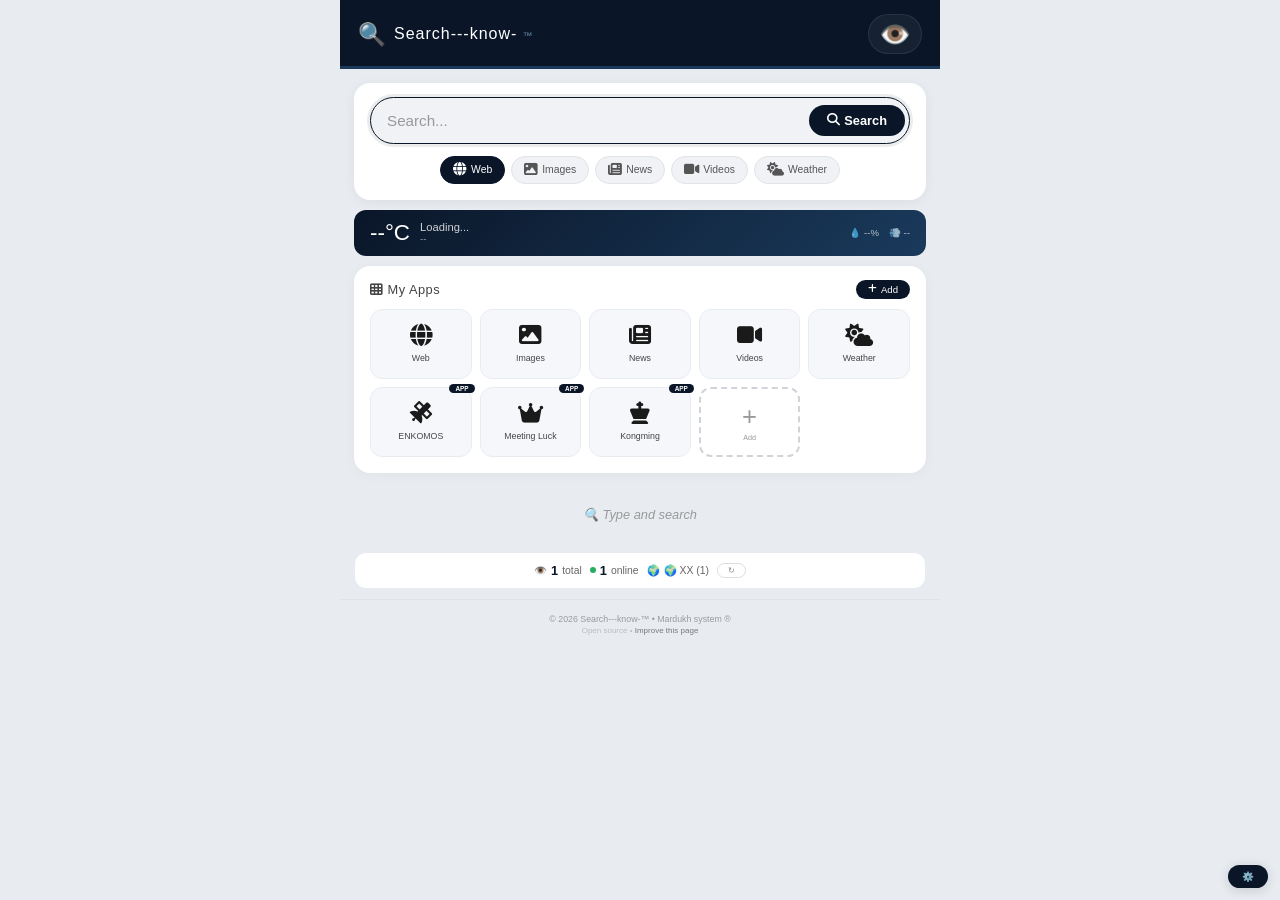
<file: index.html>
<!DOCTYPE html>
<html lang="en">
<head>
    <meta charset="UTF-8">
    <meta name="viewport" content="width=device-width, initial-scale=1.0, maximum-scale=1.0, user-scalable=yes">
    <title>Search---know-™</title>
    <link rel="stylesheet" href="https://cdnjs.cloudflare.com/ajax/libs/font-awesome/6.5.0/css/all.min.css">
    <link rel="stylesheet" href="style.css">
</head>
<body>
<div class="container">

    <!-- ===== TOP DARK BLUE BAND ===== -->
    <div class="top-band">
        <div class="brand">
            <span class="logo">🔍</span>
            <span class="name">Search---know- <small>™</small></span>
        </div>
        <div class="eye-icon" onclick="window.location.href='members.html'">👁️</div>
    </div>

    <!-- ===== SEARCH BLOCK ===== -->
    <div class="search-block">
        <div class="search-row">
            <input type="text" id="queryInput" placeholder="Search..." autofocus>
            <button id="searchBtn"><i class="fas fa-search"></i> Search</button>
        </div>
        <div class="search-icons">
            <button class="icon-btn active" data-type="web"><i class="fas fa-globe"></i> Web</button>
            <button class="icon-btn" data-type="images"><i class="fas fa-image"></i> Images</button>
            <button class="icon-btn" data-type="news"><i class="fas fa-newspaper"></i> News</button>
            <button class="icon-btn" data-type="videos"><i class="fas fa-video"></i> Videos</button>
            <button class="icon-btn" data-type="weather"><i class="fas fa-cloud-sun"></i> Weather</button>
        </div>
    </div>

    <!-- ===== WEATHER MINI ===== -->
    <div class="weather-mini" id="weatherWidget">
        <div class="left">
            <span class="temp" id="weatherTemp">--°C</span>
            <div>
                <div class="condition" id="weatherCondition">Loading...</div>
                <div class="location" id="weatherLocation">--</div>
            </div>
        </div>
        <div class="right">
            <span>💧 <span id="weatherHumidity">--</span>%</span>
            <span>💨 <span id="weatherWind">--</span></span>
        </div>
    </div>

    <!-- ===== APP SECTION ===== -->
    <div class="app-section">
        <div class="section-header">
            <h2><i class="fas fa-th"></i> My Apps</h2>
            <button class="add-btn" id="addAppBtn"><i class="fas fa-plus"></i> Add</button>
        </div>
        <div class="app-grid" id="appGrid"></div>
    </div>

    <!-- ===== RESULTS ===== -->
    <div id="loader" class="loader"><div class="spinner"></div><p style="margin-top:4px;font-size:.7rem;">Searching...</p></div>
    <div id="results"><div class="info-message">🔍 Type and search</div></div>

    <!-- ===== VISITOR COUNTER ===== -->
    <div class="visitor-counter" id="visitorCounter">
        <div class="stat">👁️ <strong id="totalVisitors">...</strong> total</div>
        <div class="stat"><span class="online-dot"></span> <strong id="onlineNow">...</strong> online</div>
        <div class="stat">🌍 <span id="topCountries">Loading...</span></div>
        <button class="refresh-btn" onclick="refreshStats()">↻</button>
    </div>

    <!-- ===== FOOTER ===== -->
    <div class="footer">
        <span>© 2026 Search---know-™ • Mardukh system ®</span>
        <span class="open-source">Open source • <a href="#" onclick="alert('Improve on GitHub!')">Improve this page</a></span>
    </div>

    <!-- ===== ADMIN TOGGLE ===== -->
    <button class="admin-toggle" onclick="toggleAdmin()">⚙️</button>

    <!-- ===== ADMIN PANEL ===== -->
    <div id="adminPanel" class="admin-panel">
        <h3>🛡️ Manage Apps</h3>
        <div class="add-app-form">
            <input type="text" id="adminAppName" placeholder="App name">
            <input type="text" id="adminAppUrl" placeholder="URL">
            <input type="text" id="adminAppIcon" placeholder="Icon" value="fa-link">
            <button id="adminAddBtn"><i class="fas fa-plus"></i> Add</button>
        </div>
        <div id="adminAppList"></div>
        <div class="admin-status" id="adminStatus"></div>
    </div>

</div>

<script src="script.js"></script>
<script>
    // ============================================================
    // APP MANAGEMENT
    // ============================================================
    const APPS_KEY = 'searchknow_apps';
    
    const DEFAULT_APPS = [
        { id: 'web', label: 'Web', icon: 'fa-globe', url: null },
        { id: 'images', label: 'Images', icon: 'fa-image', url: null },
        { id: 'news', label: 'News', icon: 'fa-newspaper', url: null },
        { id: 'videos', label: 'Videos', icon: 'fa-video', url: null },
        { id: 'weather', label: 'Weather', icon: 'fa-cloud-sun', url: null },
        { id: 'enkomos', label: 'ENKOMOS', icon: 'fa-satellite', url: 'https://khan-amit.github.io/ENKOMOS-_WEB' },
        { id: 'meetingluck', label: 'Meeting Luck', icon: 'fa-crown', url: 'https://khan-amit.github.io/What-Is--seliim/' },
        { id: 'kongming', label: 'Kongming', icon: 'fa-chess-king', url: 'https://khan-amit.github.io/Kongming-V1' }
    ];

    function loadApps() {
        try {
            const stored = localStorage.getItem(APPS_KEY);
            if (stored) {
                const parsed = JSON.parse(stored);
                if (Array.isArray(parsed) && parsed.length > 0) return parsed;
            }
        } catch (e) {}
        return JSON.parse(JSON.stringify(DEFAULT_APPS));
    }

    function saveApps(apps) {
        localStorage.setItem(APPS_KEY, JSON.stringify(apps));
    }

    let appList = loadApps();

    // ============================================================
    // RENDER APPS
    // ============================================================
    const appGrid = document.getElementById('appGrid');

    function renderApps() {
        appGrid.innerHTML = '';
        if (!appList || appList.length === 0) {
            appGrid.innerHTML = '<div style="grid-column:1/-1;text-align:center;color:#999;font-size:.7rem;padding:10px 0;">No apps. Tap + to add.</div>';
            return;
        }
        appList.forEach(app => {
            const div = document.createElement('div');
            div.className = 'app-item';
            const icon = document.createElement('span');
            icon.className = 'app-icon';
            icon.innerHTML = `<i class="fas ${app.icon}"></i>`;
            div.appendChild(icon);
            const label = document.createElement('span');
            label.className = 'app-label';
            label.textContent = app.label;
            div.appendChild(label);
            if (app.url) {
                const badge = document.createElement('span');
                badge.className = 'app-badge';
                badge.textContent = 'APP';
                div.appendChild(badge);
            }
            div.onclick = () => {
                if (app.url) {
                    window.open(app.url, '_blank');
                } else {
                    document.getElementById('queryInput').value = app.label;
                    document.getElementById('searchBtn').click();
                }
            };
            appGrid.appendChild(div);
        });
        
        // Add button
        const addDiv = document.createElement('div');
        addDiv.className = 'app-item add-new';
        addDiv.innerHTML = `<span style="font-size:1.6rem;">+</span><span style="font-size:.45rem;color:#999;margin-top:2px;">Add</span>`;
        addDiv.onclick = () => { document.getElementById('addAppBtn').click(); };
        appGrid.appendChild(addDiv);
    }

    // ============================================================
    // ADMIN PANEL
    // ============================================================
    const adminPanel = document.getElementById('adminPanel');
    const adminAppList = document.getElementById('adminAppList');

    function renderAdminList() {
        if (!appList || appList.length === 0) {
            adminAppList.innerHTML = '<div style="color:#999;font-size:.7rem;padding:6px 0;">No apps.</div>';
            return;
        }
        adminAppList.innerHTML = appList.map(app => `
            <div class="admin-app-item">
                <div class="info">
                    <span class="icon"><i class="fas ${app.icon}"></i></span>
                    <span class="name">${app.label}</span>
                </div>
                <button class="remove-btn" onclick="removeApp('${app.id}')">×</button>
            </div>
        `).join('');
    }

    function removeApp(id) {
        if (confirm('Remove this app?')) {
            appList = appList.filter(a => a.id !== id);
            saveApps(appList);
            renderApps();
            renderAdminList();
            document.getElementById('adminStatus').textContent = '✅ Removed!';
            setTimeout(() => document.getElementById('adminStatus').textContent = '', 2000);
        }
    }

    function toggleAdmin() {
        adminPanel.classList.toggle('visible');
        if (adminPanel.classList.contains('visible')) renderAdminList();
    }

    document.getElementById('adminToggleBtn')?.addEventListener('click', toggleAdmin);

    document.getElementById('adminAddBtn').addEventListener('click', () => {
        const name = document.getElementById('adminAppName').value.trim();
        const url = document.getElementById('adminAppUrl').value.trim();
        const icon = document.getElementById('adminAppIcon').value.trim() || 'fa-link';
        if (!name) {
            document.getElementById('adminStatus').textContent = '⚠️ Enter a name.';
            return;
        }
        const newApp = { id: 'app_' + Date.now(), label: name, icon: icon, url: url || null };
        appList.push(newApp);
        saveApps(appList);
        renderApps();
        renderAdminList();
        document.getElementById('adminAppName').value = '';
        document.getElementById('adminAppUrl').value = '';
        document.getElementById('adminAppIcon').value = 'fa-link';
        document.getElementById('adminStatus').textContent = '✅ "' + name + '" added!';
        setTimeout(() => document.getElementById('adminStatus').textContent = '', 2000);
    });

    document.getElementById('addAppBtn').addEventListener('click', () => {
        adminPanel.classList.add('visible');
        renderAdminList();
        document.getElementById('adminAppName').focus();
    });

    // ============================================================
    // SEARCH TABS
    // ============================================================
    let currentType = 'web';

    document.querySelectorAll('.search-icons .icon-btn').forEach(btn => {
        btn.addEventListener('click', function() {
            document.querySelectorAll('.search-icons .icon-btn').forEach(b => b.classList.remove('active'));
            this.classList.add('active');
            currentType = this.dataset.type;
            const q = document.getElementById('queryInput').value.trim();
            if (q) performSearch(q, currentType);
        });
    });

    // ============================================================
    // SEARCH FUNCTIONS
    // ============================================================
    async function performSearch(query, type) {
        if (!query) {
            document.getElementById('results').innerHTML = '<div class="info-message">🔍 Type something</div>';
            return;
        }
        const loader = document.getElementById('loader');
        const resultsDiv = document.getElementById('results');
        loader.style.display = 'block';
        resultsDiv.innerHTML = '';

        try {
            let html = '';
            switch(type) {
                case 'web': html = await webSearch(query); break;
                case 'images': html = await imageSearch(query); break;
                case 'news': html = await newsSearch(query); break;
                case 'videos': html = await videoSearch(query); break;
                case 'weather': html = await weatherSearch(query); break;
                default: html = await webSearch(query);
            }
            resultsDiv.innerHTML = html || '<div class="info-message">No results.</div>';
        } catch (e) {
            resultsDiv.innerHTML = `<div class="info-message" style="color:#c0392b;">⚠️ Error</div>`;
        } finally {
            loader.style.display = 'none';
        }
    }

    async function webSearch(query) {
        try {
            const url = `https://en.wikipedia.org/api/rest_v1/page/summary/${encodeURIComponent(query)}`;
            const res = await fetch(url);
            if (!res.ok) throw new Error();
            const data = await res.json();
            if (data.title && data.extract) {
                return `
                    <div class="result-card">
                        <h3><a href="https://en.wikipedia.org/wiki/${encodeURIComponent(data.title.replace(/ /g,'_'))}" target="_blank">${data.title}</a></h3>
                        <div class="url">Wikipedia</div>
                        <div class="snippet">${data.extract.substring(0, 200)}...</div>
                        <div class="badge">Web</div>
                    </div>
                `;
            }
            return '<div class="info-message">No web results.</div>';
        } catch (e) {
            return '<div class="info-message">No web results.</div>';
        }
    }

    async function imageSearch(query) {
        const KEY = 'YcXaodW8DLZoAreLYwLPYoTZuX2DrSNEhmVg4o0B9N8rLUh8NmIqNbmf';
        try {
            const res = await fetch(`https://api.pexels.com/v1/search?query=${encodeURIComponent(query)}&per_page=9`, {
                headers: { Authorization: KEY }
            });
            if (!res.ok) throw new Error();
            const data = await res.json();
            if (!data.photos || data.photos.length === 0) return '<div class="info-message">No images.</div>';
            return `<div class="image-results">${data.photos.map(p => `
                <img src="${p.src.medium}" alt="${p.alt || query}" onclick="window.open('${p.url}','_blank')">
            `).join('')}</div>`;
        } catch (e) {
            return '<div class="info-message">Image search unavailable.</div>';
        }
    }

    async function newsSearch(query) {
        // Mock news for demo
        return `
            <div class="news-results">
                <div class="news-card"><div class="title">${query} - Latest Updates</div><div class="source">News Source • Today</div></div>
                <div class="news-card"><div class="title">${query} - Breaking News</div><div class="source">News Source • Today</div></div>
                <div class="news-card"><div class="title">${query} - In-Depth Analysis</div><div class="source">News Source • Today</div></div>
            </div>
        `;
    }

    async function videoSearch(query) {
        const KEY = 'YcXaodW8DLZoAreLYwLPYoTZuX2DrSNEhmVg4o0B9N8rLUh8NmIqNbmf';
        try {
            const res = await fetch(`https://api.pexels.com/videos/search?query=${encodeURIComponent(query)}&per_page=6`, {
                headers: { Authorization: KEY }
            });
            if (!res.ok) throw new Error();
            const data = await res.json();
            if (!data.videos || data.videos.length === 0) return '<div class="info-message">No videos.</div>';
            return `<div class="video-results">${data.videos.map(v => `
                <div class="video-card" onclick="window.open('${v.url}','_blank')">
                    <div class="thumb"><img src="${v.image}" alt=""><i class="fas fa-play-circle"></i></div>
                    <div class="info"><div class="title">${v.user?.name || 'Video'}</div><div class="channel">Pexels</div></div>
                </div>
            `).join('')}</div>`;
        } catch (e) {
            return '<div class="info-message">Video search unavailable.</div>';
        }
    }

    async function weatherSearch(query) {
        try {
            const geoRes = await fetch(`https://geocoding-api.open-meteo.com/v1/search?name=${encodeURIComponent(query)}`);
            const geoData = await geoRes.json();
            if (!geoData.results || geoData.results.length === 0) return '<div class="info-message">Location not found.</div>';
            const loc = geoData.results[0];
            const wRes = await fetch(`https://api.open-meteo.com/v1/forecast?latitude=${loc.latitude}&longitude=${loc.longitude}&current_weather=true`);
            const wData = await wRes.json();
            if (wData.current_weather) {
                const temp = wData.current_weather.temperature;
                const code = wData.current_weather.weathercode;
                const conditions = {0:'☀️ Clear',1:'⛅ Partly',2:'☁️ Cloudy',3:'☁️ Overcast',51:'🌧️ Drizzle',61:'🌧️ Rain',71:'🌨️ Snow',95:'⛈️ Storm'};
                return `
                    <div class="result-card">
                        <h3>${loc.name}, ${loc.country}</h3>
                        <div style="font-size:1.8rem;font-weight:300;color:#0a1628;">${Math.round(temp)}°C</div>
                        <div class="snippet">${conditions[code] || '🌤️'}</div>
                        <div class="badge">Weather</div>
                    </div>
                `;
            }
            return '<div class="info-message">Weather unavailable.</div>';
        } catch (e) {
            return '<div class="info-message">Weather unavailable.</div>';
        }
    }

    // ============================================================
    // WEATHER WIDGET
    // ============================================================
    async function getWeather() {
        try {
            const ipRes = await fetch('https://ipapi.co/json/');
            const ipData = await ipRes.json();
            const city = ipData.city || 'Singapore';
            const country = ipData.country_name || 'Singapore';
            const geoRes = await fetch(`https://geocoding-api.open-meteo.com/v1/search?name=${encodeURIComponent(city)}`);
            const geoData = await geoRes.json();
            let lat = 1.3521, lon = 103.8198;
            if (geoData.results && geoData.results.length > 0) {
                lat = geoData.results[0].latitude;
                lon = geoData.results[0].longitude;
            }
            const wRes = await fetch(`https://api.open-meteo.com/v1/forecast?latitude=${lat}&longitude=${lon}&current_weather=true`);
            const wData = await wRes.json();
            if (wData.current_weather) {
                document.getElementById('weatherTemp').textContent = Math.round(wData.current_weather.temperature) + '°C';
                document.getElementById('weatherLocation').textContent = city + ', ' + country;
                document.getElementById('weatherWind').textContent = Math.round(wData.current_weather.windspeed) + ' km/h';
                const code = wData.current_weather.weathercode;
                const conditions = {0:'☀️ Clear',1:'⛅ Partly',2:'☁️ Cloudy',3:'☁️ Overcast',51:'🌧️ Drizzle',61:'🌧️ Rain',71:'🌨️ Snow',95:'⛈️ Storm'};
                document.getElementById('weatherCondition').textContent = conditions[code] || '🌤️';
                // Humidity from hourly (approximate)
                try {
                    const hRes = await fetch(`https://api.open-meteo.com/v1/forecast?latitude=${lat}&longitude=${lon}&hourly=relative_humidity_2m&forecast_days=1`);
                    const hData = await hRes.json();
                    if (hData.hourly && hData.hourly.relative_humidity_2m) {
                        document.getElementById('weatherHumidity').textContent = hData.hourly.relative_humidity_2m[0] || '--';
                    }
                } catch (e) {}
            }
        } catch (e) { console.warn('Weather failed:', e); }
    }

    // ============================================================
    // SEARCH EVENT
    // ============================================================
    document.getElementById('searchBtn').addEventListener('click', () => {
        const q = document.getElementById('queryInput').value.trim();
        if (q) performSearch(q, currentType);
    });

    document.getElementById('queryInput').addEventListener('keydown', (e) => {
        if (e.key === 'Enter') document.getElementById('searchBtn').click();
    });

    // ============================================================
    // VISITOR TRACKING (from script.js)
    // ============================================================
    // script.js handles visitor tracking

    // ============================================================
    // INIT
    // ============================================================
    renderApps();
    getWeather();
    console.log('🔍 Search---know-™ mobile ready.');
</script>
</body>
</html>
</file>
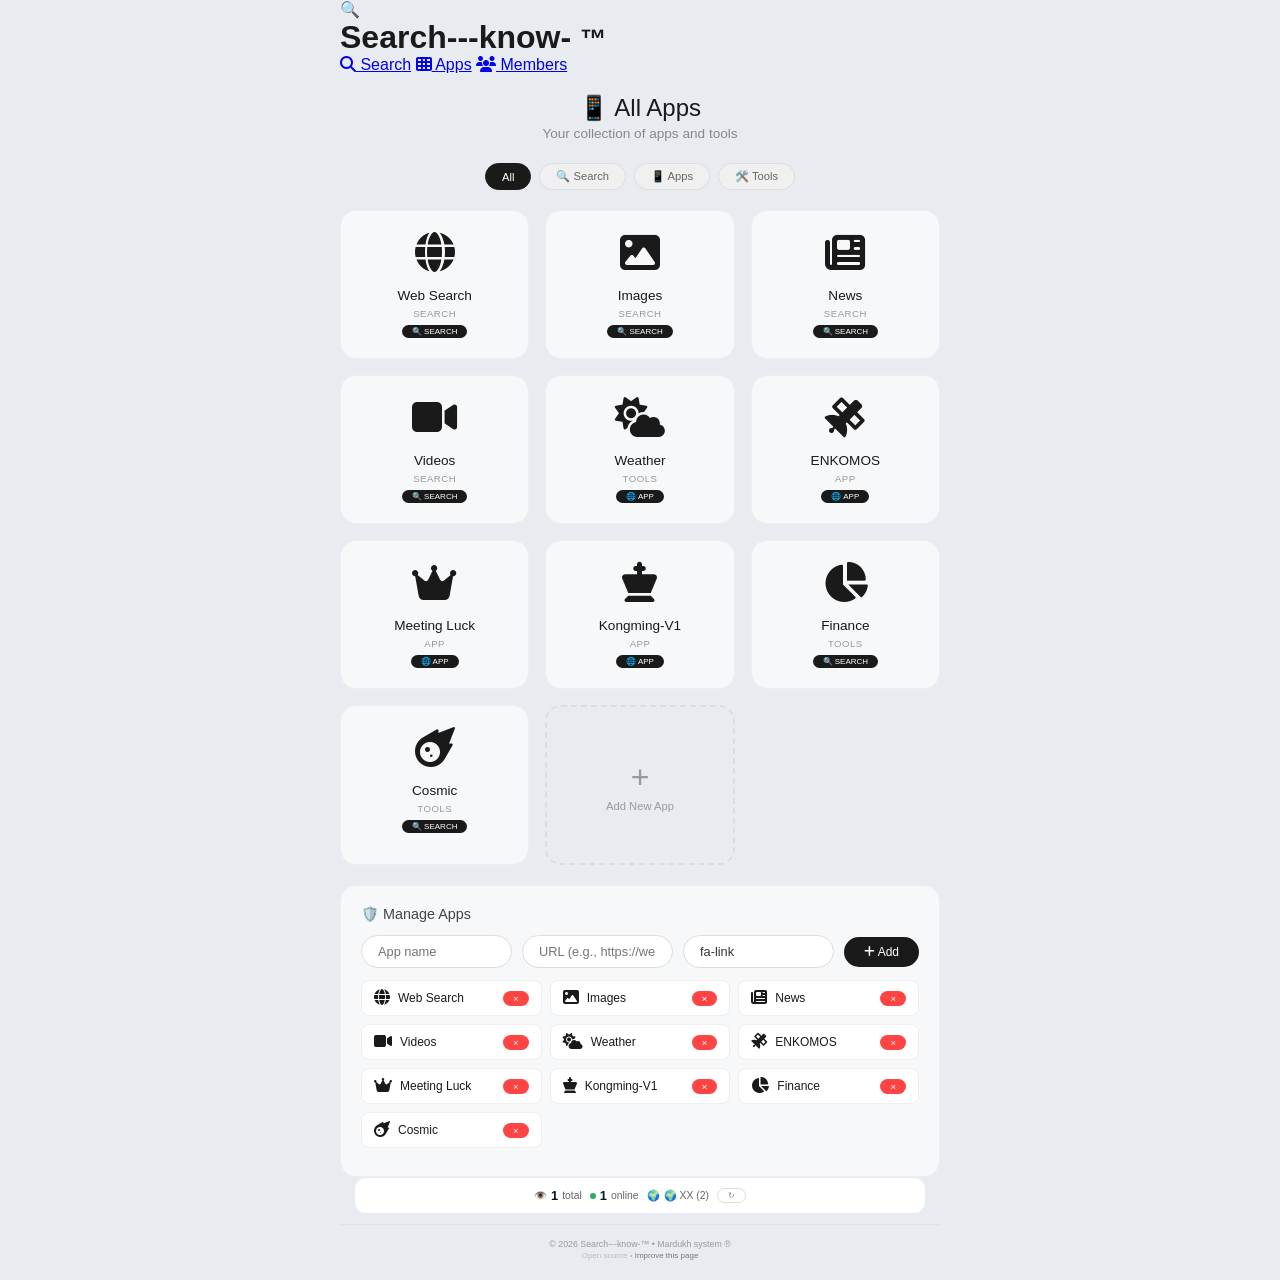
<file: apps.html>
<!DOCTYPE html>
<html lang="en">
<head>
    <meta charset="UTF-8">
    <meta name="viewport" content="width=device-width, initial-scale=1.0, maximum-scale=1.0, user-scalable=yes">
    <title>Apps • Search---know-™</title>
    <link rel="stylesheet" href="https://cdnjs.cloudflare.com/ajax/libs/font-awesome/6.5.0/css/all.min.css">
    <link rel="stylesheet" href="style.css">
    <style>
        .apps-hero {
            text-align: center;
            padding: 20px 0 10px;
        }
        .apps-hero h2 {
            font-weight: 300;
            font-size: 1.5rem;
            color: #1a1a1a;
        }
        .apps-hero p {
            color: #888;
            font-size: .85rem;
            margin-top: 4px;
        }
        .apps-grid-full {
            display: grid;
            grid-template-columns: repeat(auto-fill, minmax(160px, 1fr));
            gap: 16px;
            margin: 20px 0;
        }
        .app-card-full {
            background: #f7f8fa;
            border: 1px solid #eee;
            border-radius: 16px;
            padding: 20px 16px;
            text-align: center;
            cursor: pointer;
            transition: all .2s;
            text-decoration: none;
            color: #1a1a1a;
        }
        .app-card-full:hover {
            transform: translateY(-4px);
            box-shadow: 0 12px 32px rgba(0,0,0,0.08);
            border-color: #ccc;
        }
        .app-card-full .icon {
            font-size: 2.5rem;
            display: block;
            margin-bottom: 10px;
        }
        .app-card-full .name {
            font-size: .85rem;
            font-weight: 500;
        }
        .app-card-full .type {
            font-size: .6rem;
            color: #999;
            text-transform: uppercase;
            letter-spacing: .5px;
            margin-top: 4px;
            display: block;
        }
        .app-card-full .badge-app {
            display: inline-block;
            background: #1a1a1a;
            color: #fff;
            font-size: .5rem;
            padding: 2px 10px;
            border-radius: 12px;
            margin-top: 6px;
            text-transform: uppercase;
        }
        .app-card-full.add-app-card {
            background: transparent;
            border: 2px dashed #ddd;
            display: flex;
            flex-direction: column;
            align-items: center;
            justify-content: center;
            min-height: 160px;
            color: #999;
        }
        .app-card-full.add-app-card:hover {
            background: #f7f8fa;
            border-color: #aaa;
            color: #666;
        }
        .app-categories {
            display: flex;
            gap: 8px;
            justify-content: center;
            flex-wrap: wrap;
            margin: 12px 0 20px;
        }
        .app-categories button {
            background: #f0f0f0;
            border: 1px solid #ddd;
            border-radius: 40px;
            padding: 6px 16px;
            font-size: .7rem;
            color: #666;
            cursor: pointer;
            transition: all .2s;
        }
        .app-categories button.active {
            background: #1a1a1a;
            color: #fff;
            border-color: #1a1a1a;
        }
        .app-categories button:hover {
            background: #ddd;
        }
        .admin-panel-apps {
            background: #f7f8fa;
            border-radius: 16px;
            padding: 20px;
            margin-top: 20px;
            border: 1px solid #eee;
        }
        .admin-panel-apps h3 {
            font-size: .9rem;
            font-weight: 400;
            color: #444;
            margin-bottom: 12px;
        }
        .admin-panel-apps .add-form {
            display: flex;
            flex-wrap: wrap;
            gap: 10px;
            align-items: center;
        }
        .admin-panel-apps .add-form input {
            background: #fff;
            border: 1px solid #ddd;
            border-radius: 40px;
            padding: 8px 16px;
            font-size: .8rem;
            flex: 1;
            min-width: 120px;
            color: #333;
            outline: none;
        }
        .admin-panel-apps .add-form input:focus {
            border-color: #1a1a1a;
        }
        .admin-panel-apps .add-form button {
            background: #1a1a1a;
            color: #fff;
            border: none;
            border-radius: 40px;
            padding: 8px 20px;
            font-size: .75rem;
            cursor: pointer;
        }
        .admin-panel-apps .add-form button:hover {
            background: #333;
        }
        .admin-panel-apps .app-list-admin {
            margin-top: 12px;
            display: grid;
            grid-template-columns: repeat(auto-fill, minmax(180px, 1fr));
            gap: 8px;
        }
        .admin-panel-apps .app-list-admin .admin-item {
            background: #fff;
            border: 1px solid #eee;
            border-radius: 8px;
            padding: 8px 12px;
            display: flex;
            justify-content: space-between;
            align-items: center;
        }
        .admin-panel-apps .app-list-admin .admin-item .info {
            display: flex;
            align-items: center;
            gap: 8px;
        }
        .admin-panel-apps .app-list-admin .admin-item .info .icon {
            font-size: 1rem;
        }
        .admin-panel-apps .app-list-admin .admin-item .info .name {
            font-size: .75rem;
            font-weight: 500;
        }
        .admin-panel-apps .app-list-admin .admin-item .remove-btn {
            background: #ff4444;
            color: #fff;
            border: none;
            border-radius: 20px;
            padding: 2px 10px;
            font-size: .6rem;
            cursor: pointer;
        }
        .admin-panel-apps .admin-status {
            color: #27ae60;
            font-size: .75rem;
            margin-top: 8px;
        }
        @media(max-width:480px) {
            .apps-grid-full {
                grid-template-columns: repeat(2, 1fr);
            }
            .app-card-full {
                padding: 14px 10px;
            }
            .app-card-full .icon {
                font-size: 1.8rem;
            }
        }
    </style>
</head>
<body>
<div class="container">

    <!-- ===== HEADER ===== -->
    <div class="header">
        <div class="brand">
            <div class="logo">🔍</div>
            <h1>Search---know- <small>™</small></h1>
        </div>
        <div class="header-links">
            <a href="index.html"><i class="fas fa-search"></i> Search</a>
            <a href="apps.html" class="active"><i class="fas fa-th"></i> Apps</a>
            <a href="members.html"><i class="fas fa-users"></i> Members</a>
        </div>
    </div>

    <!-- ===== APPS HERO ===== -->
    <div class="apps-hero">
        <h2>📱 All Apps</h2>
        <p>Your collection of apps and tools</p>
    </div>

    <!-- ===== CATEGORIES ===== -->
    <div class="app-categories">
        <button class="active" data-category="all">All</button>
        <button data-category="search">🔍 Search</button>
        <button data-category="app">📱 Apps</button>
        <button data-category="tools">🛠️ Tools</button>
    </div>

    <!-- ===== APP GRID ===== -->
    <div class="apps-grid-full" id="appsGrid"></div>

    <!-- ===== ADMIN PANEL ===== -->
    <div class="admin-panel-apps">
        <h3>🛡️ Manage Apps</h3>
        <div class="add-form">
            <input type="text" id="adminAppName" placeholder="App name">
            <input type="text" id="adminAppUrl" placeholder="URL (e.g., https://weather.com)">
            <input type="text" id="adminAppIcon" placeholder="Icon (e.g., fa-cloud-sun)" value="fa-link">
            <button id="adminAddBtn"><i class="fas fa-plus"></i> Add</button>
        </div>
        <div class="app-list-admin" id="adminAppList"></div>
        <div class="admin-status" id="adminStatus"></div>
    </div>

    <!-- ===== VISITOR COUNTER ===== -->
    <div class="visitor-counter" id="visitorCounter">
        <div class="stat">👁️ <strong id="totalVisitors">...</strong> total</div>
        <div class="stat"><span class="online-dot"></span> <strong id="onlineNow">...</strong> online</div>
        <div class="stat">🌍 <span id="topCountries">Loading...</span></div>
        <button class="refresh-btn" onclick="refreshStats()">↻</button>
    </div>

    <!-- ===== FOOTER ===== -->
    <div class="footer">
        <span>© 2026 Search---know-™ • Mardukh system ®</span>
        <br>
        <span class="open-source">Open source • <a href="#" onclick="alert('Improve on GitHub!')">Improve this page</a></span>
    </div>

</div>

<script src="script.js"></script>
<script>
    // ============================================================
    // APP MANAGEMENT
    // ============================================================
    const APPS_KEY = 'searchknow_apps';
    
    const DEFAULT_APPS = [
        { id: 'web', label: 'Web Search', icon: 'fa-globe', url: null, category: 'search' },
        { id: 'images', label: 'Images', icon: 'fa-image', url: null, category: 'search' },
        { id: 'news', label: 'News', icon: 'fa-newspaper', url: null, category: 'search' },
        { id: 'videos', label: 'Videos', icon: 'fa-video', url: null, category: 'search' },
        { id: 'weather', label: 'Weather', icon: 'fa-cloud-sun', url: 'https://weather.com', category: 'tools' },
        { id: 'enkomos', label: 'ENKOMOS', icon: 'fa-satellite', url: 'https://khan-amit.github.io/ENKOMOS-_WEB', category: 'app' },
        { id: 'meetingluck', label: 'Meeting Luck', icon: 'fa-crown', url: 'https://khan-amit.github.io/What-Is--seliim/', category: 'app' },
        { id: 'kongming', label: 'Kongming-V1', icon: 'fa-chess-king', url: 'https://khan-amit.github.io/Kongming-V1', category: 'app' },
        { id: 'finance', label: 'Finance', icon: 'fa-chart-pie', url: null, category: 'tools' },
        { id: 'cosmic', label: 'Cosmic', icon: 'fa-meteor', url: null, category: 'tools' }
    ];

    function loadApps() {
        try {
            const stored = localStorage.getItem(APPS_KEY);
            if (stored) {
                const parsed = JSON.parse(stored);
                if (Array.isArray(parsed) && parsed.length > 0) return parsed;
            }
        } catch (e) {}
        return JSON.parse(JSON.stringify(DEFAULT_APPS));
    }

    function saveApps(apps) {
        localStorage.setItem(APPS_KEY, JSON.stringify(apps));
    }

    let appList = loadApps();
    let currentCategory = 'all';

    // ============================================================
    // RENDER APPS
    // ============================================================
    const appsGrid = document.getElementById('appsGrid');

    function renderApps() {
        const filtered = currentCategory === 'all' 
            ? appList 
            : appList.filter(app => app.category === currentCategory);

        appsGrid.innerHTML = '';
        
        if (filtered.length === 0) {
            appsGrid.innerHTML = '<div class="info-message" style="padding:20px 0;">No apps in this category.</div>';
            return;
        }

        filtered.forEach(app => {
            const div = document.createElement('div');
            div.className = 'app-card-full';
            div.onclick = () => {
                if (app.url) {
                    window.open(app.url, '_blank');
                } else {
                    window.location.href = `index.html?q=${encodeURIComponent(app.label)}`;
                }
            };
            
            div.innerHTML = `
                <span class="icon"><i class="fas ${app.icon}"></i></span>
                <span class="name">${app.label}</span>
                <span class="type">${app.category || 'app'}</span>
                ${app.url ? '<span class="badge-app">🌐 App</span>' : '<span class="badge-app">🔍 Search</span>'}
            `;
            
            appsGrid.appendChild(div);
        });

        // Add App button
        const addDiv = document.createElement('div');
        addDiv.className = 'app-card-full add-app-card';
        addDiv.onclick = () => {
            document.getElementById('adminAppName').focus();
            document.querySelector('.admin-panel-apps').scrollIntoView({ behavior: 'smooth' });
        };
        addDiv.innerHTML = `
            <span style="font-size:2rem;">+</span>
            <span style="font-size:.7rem;color:#999;margin-top:4px;">Add New App</span>
        `;
        appsGrid.appendChild(addDiv);

        renderAdminList();
    }

    // ============================================================
    // ADMIN LIST
    // ============================================================
    function renderAdminList() {
        const container = document.getElementById('adminAppList');
        if (!appList || appList.length === 0) {
            container.innerHTML = '<div style="color:#999;font-size:.8rem;padding:8px 0;">No apps added yet.</div>';
            return;
        }
        container.innerHTML = appList.map(app => `
            <div class="admin-item">
                <div class="info">
                    <span class="icon"><i class="fas ${app.icon}"></i></span>
                    <span class="name">${app.label}</span>
                </div>
                <button class="remove-btn" onclick="removeApp('${app.id}')">×</button>
            </div>
        `).join('');
    }

    function removeApp(id) {
        if (confirm('Remove this app?')) {
            appList = appList.filter(a => a.id !== id);
            saveApps(appList);
            renderApps();
            document.getElementById('adminStatus').textContent = '✅ App removed!';
            setTimeout(() => document.getElementById('adminStatus').textContent = '', 2000);
        }
    }

    // ============================================================
    // ADD APP
    // ============================================================
    document.getElementById('adminAddBtn').addEventListener('click', () => {
        const name = document.getElementById('adminAppName').value.trim();
        const url = document.getElementById('adminAppUrl').value.trim();
        const icon = document.getElementById('adminAppIcon').value.trim() || 'fa-link';
        
        if (!name) {
            document.getElementById('adminStatus').textContent = '⚠️ Please enter an app name.';
            return;
        }
        
        const newApp = {
            id: 'app_' + Date.now(),
            label: name,
            icon: icon,
            url: url || null,
            category: url ? 'app' : 'search'
        };
        
        appList.push(newApp);
        saveApps(appList);
        renderApps();
        
        document.getElementById('adminAppName').value = '';
        document.getElementById('adminAppUrl').value = '';
        document.getElementById('adminAppIcon').value = 'fa-link';
        document.getElementById('adminStatus').textContent = '✅ "' + name + '" added!';
        setTimeout(() => document.getElementById('adminStatus').textContent = '', 2000);
    });

    // ============================================================
    // CATEGORY FILTER
    // ============================================================
    document.querySelectorAll('.app-categories button').forEach(btn => {
        btn.addEventListener('click', function() {
            document.querySelectorAll('.app-categories button').forEach(b => b.classList.remove('active'));
            this.classList.add('active');
            currentCategory = this.dataset.category;
            renderApps();
        });
    });

    // ============================================================
    // ENTER KEY FOR ADMIN FORM
    // ============================================================
    document.getElementById('adminAppName').addEventListener('keydown', (e) => {
        if (e.key === 'Enter') document.getElementById('adminAddBtn').click();
    });
    document.getElementById('adminAppUrl').addEventListener('keydown', (e) => {
        if (e.key === 'Enter') document.getElementById('adminAddBtn').click();
    });

    // ============================================================
    // CHECK URL PARAMS FOR SEARCH
    // ============================================================
    const urlParams = new URLSearchParams(window.location.search);
    const q = urlParams.get('q');
    if (q) {
        window.location.href = `index.html?q=${encodeURIComponent(q)}`;
    }

    // ============================================================
    // INIT
    // ============================================================
    renderApps();
    console.log('📱 Apps page loaded. Apps:', appList.length);
</script>
</body>
</html>
</file>
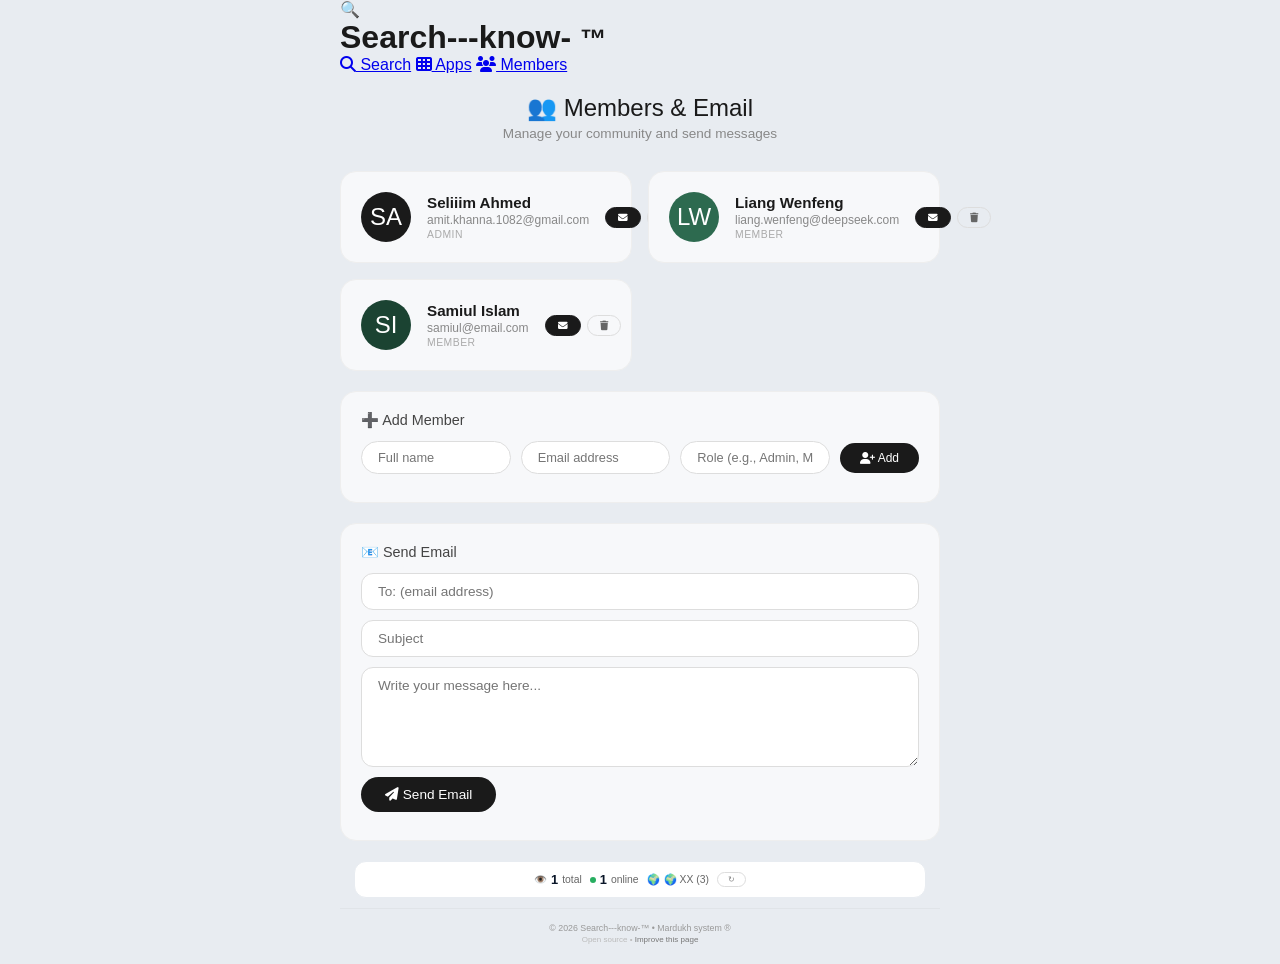
<file: members.html>
<!DOCTYPE html>
<html lang="en">
<head>
    <meta charset="UTF-8">
    <meta name="viewport" content="width=device-width, initial-scale=1.0, maximum-scale=1.0, user-scalable=yes">
    <title>Members • Search---know-™</title>
    <link rel="stylesheet" href="https://cdnjs.cloudflare.com/ajax/libs/font-awesome/6.5.0/css/all.min.css">
    <link rel="stylesheet" href="style.css">
    <style>
        .members-hero {
            text-align: center;
            padding: 20px 0 10px;
        }
        .members-hero h2 {
            font-weight: 300;
            font-size: 1.5rem;
            color: #1a1a1a;
        }
        .members-hero p {
            color: #888;
            font-size: .85rem;
            margin-top: 4px;
        }
        .members-grid {
            display: grid;
            grid-template-columns: repeat(auto-fill, minmax(280px, 1fr));
            gap: 16px;
            margin: 20px 0;
        }
        .member-card {
            background: #f7f8fa;
            border: 1px solid #eee;
            border-radius: 16px;
            padding: 20px;
            transition: all .2s;
            display: flex;
            align-items: center;
            gap: 16px;
        }
        .member-card:hover {
            box-shadow: 0 8px 24px rgba(0,0,0,0.06);
            border-color: #ddd;
        }
        .member-card .avatar {
            width: 50px;
            height: 50px;
            border-radius: 50%;
            background: #1a1a1a;
            color: #fff;
            display: flex;
            align-items: center;
            justify-content: center;
            font-size: 1.5rem;
            flex-shrink: 0;
        }
        .member-card .info .name {
            font-weight: 600;
            font-size: .95rem;
            color: #1a1a1a;
        }
        .member-card .info .email {
            font-size: .75rem;
            color: #888;
            margin-top: 2px;
        }
        .member-card .info .role {
            font-size: .65rem;
            color: #aaa;
            text-transform: uppercase;
            letter-spacing: .5px;
            margin-top: 2px;
        }
        .member-card .actions {
            margin-left: auto;
            display: flex;
            gap: 6px;
        }
        .member-card .actions button {
            background: transparent;
            border: 1px solid #ddd;
            border-radius: 30px;
            padding: 4px 12px;
            font-size: .6rem;
            color: #666;
            cursor: pointer;
            transition: all .2s;
        }
        .member-card .actions button:hover {
            background: #e0e0e0;
        }
        .member-card .actions .email-btn {
            background: #1a1a1a;
            color: #fff;
            border-color: #1a1a1a;
        }
        .member-card .actions .email-btn:hover {
            background: #333;
        }

        .email-section {
            background: #f7f8fa;
            border-radius: 16px;
            padding: 20px;
            margin: 20px 0;
            border: 1px solid #eee;
        }
        .email-section h3 {
            font-size: .9rem;
            font-weight: 400;
            color: #444;
            margin-bottom: 12px;
        }
        .email-section .email-form {
            display: flex;
            flex-direction: column;
            gap: 10px;
        }
        .email-section .email-form input,
        .email-section .email-form textarea {
            background: #fff;
            border: 1px solid #ddd;
            border-radius: 12px;
            padding: 10px 16px;
            font-size: .85rem;
            color: #333;
            outline: none;
            font-family: inherit;
        }
        .email-section .email-form input:focus,
        .email-section .email-form textarea:focus {
            border-color: #1a1a1a;
        }
        .email-section .email-form textarea {
            min-height: 100px;
            resize: vertical;
        }
        .email-section .email-form button {
            background: #1a1a1a;
            color: #fff;
            border: none;
            border-radius: 40px;
            padding: 10px 24px;
            font-size: .85rem;
            cursor: pointer;
            align-self: flex-start;
            transition: all .2s;
        }
        .email-section .email-form button:hover {
            background: #333;
        }

        .add-member-form {
            background: #f7f8fa;
            border-radius: 16px;
            padding: 20px;
            margin-top: 16px;
            border: 1px solid #eee;
        }
        .add-member-form h3 {
            font-size: .9rem;
            font-weight: 400;
            color: #444;
            margin-bottom: 12px;
        }
        .add-member-form .form-row {
            display: flex;
            flex-wrap: wrap;
            gap: 10px;
            align-items: center;
        }
        .add-member-form .form-row input {
            background: #fff;
            border: 1px solid #ddd;
            border-radius: 40px;
            padding: 8px 16px;
            font-size: .8rem;
            flex: 1;
            min-width: 120px;
            color: #333;
            outline: none;
        }
        .add-member-form .form-row input:focus {
            border-color: #1a1a1a;
        }
        .add-member-form .form-row button {
            background: #1a1a1a;
            color: #fff;
            border: none;
            border-radius: 40px;
            padding: 8px 20px;
            font-size: .75rem;
            cursor: pointer;
        }
        .add-member-form .form-row button:hover {
            background: #333;
        }
        .member-status {
            color: #27ae60;
            font-size: .75rem;
            margin-top: 8px;
        }

        @media(max-width:480px) {
            .members-grid {
                grid-template-columns: 1fr;
            }
            .member-card {
                flex-wrap: wrap;
            }
            .member-card .actions {
                margin-left: 0;
                width: 100%;
                justify-content: flex-end;
            }
        }
    </style>
</head>
<body>
<div class="container">

    <!-- ===== HEADER ===== -->
    <div class="header">
        <div class="brand">
            <div class="logo">🔍</div>
            <h1>Search---know- <small>™</small></h1>
        </div>
        <div class="header-links">
            <a href="index.html"><i class="fas fa-search"></i> Search</a>
            <a href="apps.html"><i class="fas fa-th"></i> Apps</a>
            <a href="members.html" class="active"><i class="fas fa-users"></i> Members</a>
        </div>
    </div>

    <!-- ===== MEMBERS HERO ===== -->
    <div class="members-hero">
        <h2>👥 Members & Email</h2>
        <p>Manage your community and send messages</p>
    </div>

    <!-- ===== MEMBERS GRID ===== -->
    <div class="members-grid" id="membersGrid"></div>

    <!-- ===== ADD MEMBER ===== -->
    <div class="add-member-form">
        <h3>➕ Add Member</h3>
        <div class="form-row">
            <input type="text" id="memberName" placeholder="Full name">
            <input type="email" id="memberEmail" placeholder="Email address">
            <input type="text" id="memberRole" placeholder="Role (e.g., Admin, Member)">
            <button id="addMemberBtn"><i class="fas fa-user-plus"></i> Add</button>
        </div>
        <div class="member-status" id="memberStatus"></div>
    </div>

    <!-- ===== EMAIL SECTION ===== -->
    <div class="email-section">
        <h3>📧 Send Email</h3>
        <div class="email-form">
            <input type="text" id="emailTo" placeholder="To: (email address)">
            <input type="text" id="emailSubject" placeholder="Subject">
            <textarea id="emailBody" placeholder="Write your message here..."></textarea>
            <button id="sendEmailBtn"><i class="fas fa-paper-plane"></i> Send Email</button>
        </div>
        <div class="member-status" id="emailStatus"></div>
    </div>

    <!-- ===== VISITOR COUNTER ===== -->
    <div class="visitor-counter" id="visitorCounter">
        <div class="stat">👁️ <strong id="totalVisitors">...</strong> total</div>
        <div class="stat"><span class="online-dot"></span> <strong id="onlineNow">...</strong> online</div>
        <div class="stat">🌍 <span id="topCountries">Loading...</span></div>
        <button class="refresh-btn" onclick="refreshStats()">↻</button>
    </div>

    <!-- ===== FOOTER ===== -->
    <div class="footer">
        <span>© 2026 Search---know-™ • Mardukh system ®</span>
        <br>
        <span class="open-source">Open source • <a href="#" onclick="alert('Improve on GitHub!')">Improve this page</a></span>
    </div>

</div>

<script src="script.js"></script>
<script>
    // ============================================================
    // MEMBERS MANAGEMENT
    // ============================================================
    const MEMBERS_KEY = 'searchknow_members';
    
    const DEFAULT_MEMBERS = [
        { id: 'm1', name: 'Seliiim Ahmed', email: 'amit.khanna.1082@gmail.com', role: 'Admin' },
        { id: 'm2', name: 'Liang Wenfeng', email: 'liang.wenfeng@deepseek.com', role: 'Member' },
        { id: 'm3', name: 'Samiul Islam', email: 'samiul@email.com', role: 'Member' }
    ];

    function loadMembers() {
        try {
            const stored = localStorage.getItem(MEMBERS_KEY);
            if (stored) {
                const parsed = JSON.parse(stored);
                if (Array.isArray(parsed) && parsed.length > 0) return parsed;
            }
        } catch (e) {}
        return JSON.parse(JSON.stringify(DEFAULT_MEMBERS));
    }

    function saveMembers(members) {
        localStorage.setItem(MEMBERS_KEY, JSON.stringify(members));
    }

    let memberList = loadMembers();

    // ============================================================
    // RENDER MEMBERS
    // ============================================================
    const membersGrid = document.getElementById('membersGrid');

    function renderMembers() {
        if (!memberList || memberList.length === 0) {
            membersGrid.innerHTML = '<div class="info-message" style="padding:20px 0;">No members added yet.</div>';
            return;
        }

        membersGrid.innerHTML = memberList.map(member => {
            const initials = member.name.split(' ').map(n => n[0]).join('').toUpperCase();
            const avatarColor = ['#1a1a1a', '#2d6a4f', '#1b4332', '#0b525b', '#5c2d91', '#b9770e'][memberList.indexOf(member) % 6];
            
            return `
                <div class="member-card">
                    <div class="avatar" style="background:${avatarColor};">${initials}</div>
                    <div class="info">
                        <div class="name">${member.name}</div>
                        <div class="email">${member.email}</div>
                        <div class="role">${member.role || 'Member'}</div>
                    </div>
                    <div class="actions">
                        <button class="email-btn" onclick="composeEmail('${member.email}', '${member.name}')"><i class="fas fa-envelope"></i></button>
                        <button onclick="removeMember('${member.id}')"><i class="fas fa-trash"></i></button>
                    </div>
                </div>
            `;
        }).join('');
    }

    // ============================================================
    // ADD MEMBER
    // ============================================================
    document.getElementById('addMemberBtn').addEventListener('click', () => {
        const name = document.getElementById('memberName').value.trim();
        const email = document.getElementById('memberEmail').value.trim();
        const role = document.getElementById('memberRole').value.trim() || 'Member';
        
        if (!name || !email) {
            document.getElementById('memberStatus').textContent = '⚠️ Please enter name and email.';
            return;
        }

        const newMember = {
            id: 'm_' + Date.now(),
            name: name,
            email: email,
            role: role
        };

        memberList.push(newMember);
        saveMembers(memberList);
        renderMembers();

        document.getElementById('memberName').value = '';
        document.getElementById('memberEmail').value = '';
        document.getElementById('memberRole').value = '';
        document.getElementById('memberStatus').textContent = '✅ ' + name + ' added!';
        setTimeout(() => document.getElementById('memberStatus').textContent = '', 3000);
    });

    // ============================================================
    // REMOVE MEMBER
    // ============================================================
    function removeMember(id) {
        if (confirm('Remove this member?')) {
            memberList = memberList.filter(m => m.id !== id);
            saveMembers(memberList);
            renderMembers();
        }
    }

    // ============================================================
    // COMPOSE EMAIL
    // ============================================================
    function composeEmail(email, name) {
        document.getElementById('emailTo').value = email;
        document.getElementById('emailSubject').value = '';
        document.getElementById('emailBody').value = '';
        document.getElementById('emailTo').focus();
    }

    // ============================================================
    // SEND EMAIL (mock - opens mail client)
    // ============================================================
    document.getElementById('sendEmailBtn').addEventListener('click', () => {
        const to = document.getElementById('emailTo').value.trim();
        const subject = document.getElementById('emailSubject').value.trim();
        const body = document.getElementById('emailBody').value.trim();

        if (!to || !subject || !body) {
            document.getElementById('emailStatus').textContent = '⚠️ Please fill all fields.';
            return;
        }

        // Open mail client
        window.location.href = `mailto:${to}?subject=${encodeURIComponent(subject)}&body=${encodeURIComponent(body)}`;

        document.getElementById('emailStatus').textContent = '📧 Email opened in your mail client!';
        setTimeout(() => document.getElementById('emailStatus').textContent = '', 3000);
    });

    // Enter key for add member form
    document.getElementById('memberName').addEventListener('keydown', (e) => {
        if (e.key === 'Enter') document.getElementById('addMemberBtn').click();
    });
    document.getElementById('memberEmail').addEventListener('keydown', (e) => {
        if (e.key === 'Enter') document.getElementById('addMemberBtn').click();
    });

    // ============================================================
    // INIT
    // ============================================================
    renderMembers();
    console.log('👥 Members page loaded. Members:', memberList.length);
</script>
</body>
</html>
</file>
<file: style.css>
/* ============================================================
   MOBILE-FIRST REDESIGN - Search---know-™
   Top: Dark Blue band with 👁️ right
   Search: White box with icons
   Apps: Grid below
   ============================================================ */

* {
    margin: 0;
    padding: 0;
    box-sizing: border-box;
}

body {
    background: #e8ecf1;
    font-family: -apple-system, 'Segoe UI', Roboto, sans-serif;
    display: flex;
    justify-content: center;
    align-items: flex-start;
    min-height: 100vh;
    padding: 0;
    margin: 0;
    color: #1a1a1a;
}

.container {
    max-width: 480px;
    width: 100%;
    background: #e8ecf1;
    padding: 0;
    margin: 0;
    min-height: 100vh;
}

/* ============================================================
   TOP DARK BLUE BAND
   ============================================================ */
.top-band {
    background: #0a1628;
    padding: 14px 18px 12px;
    display: flex;
    justify-content: space-between;
    align-items: center;
    border-bottom: 3px solid #1a3a5c;
}

.top-band .brand {
    display: flex;
    align-items: center;
    gap: 8px;
}

.top-band .brand .logo {
    font-size: 1.4rem;
}

.top-band .brand .name {
    color: #fff;
    font-size: 1rem;
    font-weight: 300;
    letter-spacing: 1px;
}

.top-band .brand .name small {
    font-size: .6rem;
    color: #6a8aaa;
    font-weight: 300;
}

.top-band .eye-icon {
    font-size: 1.6rem;
    background: rgba(255,255,255,0.05);
    padding: 4px 10px;
    border-radius: 30px;
    border: 1px solid rgba(255,255,255,0.08);
    cursor: pointer;
}

/* ============================================================
   SEARCH BLOCK
   ============================================================ */
.search-block {
    background: #ffffff;
    margin: 14px 14px 10px;
    padding: 14px 16px 16px;
    border-radius: 16px;
    box-shadow: 0 2px 12px rgba(0,0,0,0.06);
}

.search-row {
    display: flex;
    align-items: center;
    gap: 8px;
    background: #f0f2f5;
    border-radius: 30px;
    padding: 4px 4px 4px 16px;
    border: 1px solid #e0e4e8;
    transition: all .2s;
}

.search-row:focus-within {
    border-color: #0a1628;
    box-shadow: 0 0 0 3px rgba(10,22,40,0.08);
}

.search-row input[type="text"] {
    flex: 1;
    background: transparent;
    border: none;
    padding: 10px 0;
    font-size: .95rem;
    color: #1a1a1a;
    outline: none;
    min-width: 60px;
}

.search-row input::placeholder {
    color: #999;
}

.search-row button {
    background: #0a1628;
    border: none;
    border-radius: 30px;
    padding: 8px 18px;
    font-weight: 600;
    font-size: .8rem;
    color: #fff;
    cursor: pointer;
    transition: all .2s;
    white-space: nowrap;
    display: flex;
    align-items: center;
    gap: 4px;
}

.search-row button:hover {
    background: #1a2a4a;
}

.search-row button i {
    font-size: .8rem;
}

/* ============================================================
   SEARCH ICONS ROW
   ============================================================ */
.search-icons {
    display: flex;
    gap: 6px;
    margin-top: 12px;
    flex-wrap: wrap;
    justify-content: center;
}

.search-icons .icon-btn {
    background: #f0f2f5;
    border: 1px solid #e0e4e8;
    border-radius: 30px;
    padding: 6px 12px;
    font-size: .65rem;
    color: #555;
    cursor: pointer;
    transition: all .2s;
    display: flex;
    align-items: center;
    gap: 4px;
    text-decoration: none;
}

.search-icons .icon-btn:hover {
    background: #e0e4e8;
    border-color: #ccc;
}

.search-icons .icon-btn.active {
    background: #0a1628;
    color: #fff;
    border-color: #0a1628;
}

.search-icons .icon-btn i {
    font-size: .85rem;
}

/* ============================================================
   WEATHER MINI
   ============================================================ */
.weather-mini {
    background: linear-gradient(135deg, #0a1628, #1a3a5c);
    margin: 0 14px 10px;
    padding: 10px 16px;
    border-radius: 12px;
    display: flex;
    justify-content: space-between;
    align-items: center;
    color: #fff;
    flex-wrap: wrap;
    gap: 6px;
}

.weather-mini .left {
    display: flex;
    align-items: center;
    gap: 10px;
}

.weather-mini .left .temp {
    font-size: 1.4rem;
    font-weight: 300;
}

.weather-mini .left .condition {
    font-size: .7rem;
    opacity: .8;
}

.weather-mini .left .location {
    font-size: .6rem;
    opacity: .6;
}

.weather-mini .right {
    display: flex;
    gap: 10px;
    font-size: .6rem;
    opacity: .7;
}

/* ============================================================
   APP SECTION
   ============================================================ */
.app-section {
    background: #ffffff;
    margin: 10px 14px 14px;
    padding: 14px 16px 16px;
    border-radius: 16px;
    box-shadow: 0 2px 12px rgba(0,0,0,0.04);
}

.app-section .section-header {
    display: flex;
    justify-content: space-between;
    align-items: center;
    margin-bottom: 10px;
}

.app-section .section-header h2 {
    font-size: .8rem;
    font-weight: 500;
    color: #444;
    letter-spacing: 0.5px;
}

.app-section .section-header .add-btn {
    background: #0a1628;
    border: none;
    border-radius: 30px;
    padding: 4px 12px;
    font-size: .6rem;
    color: #fff;
    cursor: pointer;
    display: flex;
    align-items: center;
    gap: 4px;
}

.app-section .section-header .add-btn:hover {
    background: #1a2a4a;
}

/* ============================================================
   APP GRID
   ============================================================ */
.app-grid {
    display: grid;
    grid-template-columns: repeat(4, 1fr);
    gap: 8px;
}

.app-item {
    background: #f5f7fa;
    border: 1px solid #e8ecf1;
    border-radius: 12px;
    padding: 10px 6px;
    display: flex;
    flex-direction: column;
    align-items: center;
    justify-content: center;
    min-height: 70px;
    cursor: pointer;
    transition: all .15s;
    position: relative;
    text-decoration: none;
    color: #1a1a1a;
}

.app-item:active {
    transform: scale(0.94);
}

.app-item .app-icon {
    font-size: 1.4rem;
    margin-bottom: 4px;
    display: block;
}

.app-item .app-label {
    font-size: .55rem;
    font-weight: 500;
    text-align: center;
    color: #444;
    max-width: 60px;
    word-break: break-word;
    line-height: 1.2;
}

.app-item .app-badge {
    position: absolute;
    top: -4px;
    right: -4px;
    background: #0a1628;
    color: #fff;
    border-radius: 10px;
    padding: 1px 6px;
    font-size: .4rem;
    font-weight: 600;
    text-transform: uppercase;
}

.app-item.add-new {
    background: transparent;
    border: 2px dashed #d0d4d8;
    min-height: 70px;
    justify-content: center;
    color: #999;
}

.app-item.add-new:active {
    transform: scale(0.94);
}

/* ============================================================
   VISITOR COUNTER
   ============================================================ */
.visitor-counter {
    background: #ffffff;
    margin: 0 14px 10px;
    padding: 10px 16px;
    border-radius: 12px;
    border: 1px solid #e8ecf1;
    display: flex;
    flex-wrap: wrap;
    gap: 8px;
    justify-content: center;
    align-items: center;
}

.visitor-counter .stat {
    display: flex;
    align-items: center;
    gap: 4px;
    color: #666;
    font-size: .65rem;
}

.visitor-counter .stat strong {
    color: #0a1628;
    font-size: .8rem;
}

.visitor-counter .online-dot {
    display: inline-block;
    width: 6px;
    height: 6px;
    background: #27ae60;
    border-radius: 50%;
    animation: pulse 1.5s infinite;
}

@keyframes pulse {
    0% { opacity: 1; transform: scale(1); }
    50% { opacity: .5; transform: scale(.8); }
    100% { opacity: 1; transform: scale(1); }
}

.visitor-counter .refresh-btn {
    background: transparent;
    border: 1px solid #ddd;
    color: #888;
    padding: 2px 10px;
    border-radius: 20px;
    font-size: .5rem;
    cursor: pointer;
}

/* ============================================================
   RESULTS
   ============================================================ */
#results {
    margin: 0 14px 10px;
}

.result-card {
    background: #ffffff;
    border-radius: 12px;
    padding: 12px 14px;
    margin-bottom: 8px;
    border: 1px solid #e8ecf1;
}

.result-card h3 {
    font-size: .85rem;
    font-weight: 600;
    color: #0a1628;
}

.result-card h3 a {
    color: #0a1628;
    text-decoration: none;
}

.result-card .url {
    font-size: .6rem;
    color: #888;
    margin: 2px 0;
    word-break: break-all;
}

.result-card .snippet {
    font-size: .75rem;
    color: #555;
    line-height: 1.4;
}

.result-card .badge {
    display: inline-block;
    background: #e8ecf1;
    padding: 2px 8px;
    border-radius: 10px;
    font-size: .5rem;
    color: #666;
    margin-top: 4px;
}

.info-message {
    text-align: center;
    color: #999;
    padding: 20px 0;
    font-style: italic;
    font-size: .8rem;
}

.loader {
    text-align: center;
    color: #999;
    padding: 16px 0;
    display: none;
}

.loader .spinner {
    display: inline-block;
    width: 20px;
    height: 20px;
    border: 3px solid #e0e4e8;
    border-top: 3px solid #0a1628;
    border-radius: 50%;
    animation: spin .8s linear infinite;
}

@keyframes spin {
    to { transform: rotate(360deg); }
}

/* ============================================================
   IMAGE RESULTS
   ============================================================ */
.image-results {
    display: grid;
    grid-template-columns: repeat(3, 1fr);
    gap: 6px;
    margin-top: 8px;
}

.image-results img {
    width: 100%;
    height: 100px;
    object-fit: cover;
    border-radius: 8px;
    border: 1px solid #e8ecf1;
    cursor: pointer;
    transition: all .2s;
}

.image-results img:active {
    transform: scale(0.96);
}

/* ============================================================
   VIDEO RESULTS
   ============================================================ */
.video-results {
    display: grid;
    grid-template-columns: repeat(2, 1fr);
    gap: 8px;
    margin-top: 8px;
}

.video-results .video-card {
    background: #ffffff;
    border-radius: 10px;
    overflow: hidden;
    border: 1px solid #e8ecf1;
    cursor: pointer;
    transition: all .2s;
}

.video-results .video-card:active {
    transform: scale(0.96);
}

.video-results .video-card .thumb {
    width: 100%;
    height: 90px;
    background: #0a1628;
    display: flex;
    align-items: center;
    justify-content: center;
    position: relative;
}

.video-results .video-card .thumb img {
    width: 100%;
    height: 100%;
    object-fit: cover;
    opacity: 0.7;
}

.video-results .video-card .thumb i {
    position: absolute;
    font-size: 2rem;
    color: #fff;
    opacity: 0.8;
}

.video-results .video-card .info {
    padding: 6px 10px;
}

.video-results .video-card .info .title {
    font-size: .65rem;
    font-weight: 500;
    color: #0a1628;
}

.video-results .video-card .info .channel {
    font-size: .5rem;
    color: #888;
}

/* ============================================================
   NEWS RESULTS
   ============================================================ */
.news-results .news-card {
    background: #ffffff;
    border-radius: 10px;
    padding: 10px 14px;
    margin-bottom: 6px;
    border: 1px solid #e8ecf1;
    cursor: pointer;
    transition: all .2s;
}

.news-results .news-card:active {
    transform: scale(0.98);
}

.news-results .news-card .title {
    font-weight: 600;
    font-size: .8rem;
    color: #0a1628;
}

.news-results .news-card .source {
    font-size: .55rem;
    color: #888;
    margin-top: 2px;
}

/* ============================================================
   FOOTER
   ============================================================ */
.footer {
    text-align: center;
    font-size: .55rem;
    color: #999;
    padding: 14px 16px 20px;
    border-top: 1px solid #e0e4e8;
    margin-top: 6px;
}

.footer a {
    color: #777;
    text-decoration: none;
}

.footer a:hover {
    color: #0a1628;
}

.footer .open-source {
    font-size: .5rem;
    color: #bbb;
    margin-top: 2px;
    display: block;
}

/* ============================================================
   ADMIN PANEL (hidden by default)
   ============================================================ */
.admin-panel {
    display: none;
    background: #ffffff;
    margin: 10px 14px;
    padding: 14px 16px;
    border-radius: 12px;
    border: 1px solid #e8ecf1;
}

.admin-panel.visible {
    display: block;
}

.admin-panel h3 {
    font-size: .75rem;
    font-weight: 500;
    color: #444;
    margin-bottom: 8px;
}

.admin-panel .admin-grid {
    display: grid;
    grid-template-columns: 1fr;
    gap: 6px;
}

.admin-panel .admin-app-item {
    background: #f5f7fa;
    border: 1px solid #e8ecf1;
    border-radius: 8px;
    padding: 8px 12px;
    display: flex;
    justify-content: space-between;
    align-items: center;
}

.admin-panel .admin-app-item .info {
    display: flex;
    align-items: center;
    gap: 8px;
}

.admin-panel .admin-app-item .info .icon {
    font-size: .9rem;
}

.admin-panel .admin-app-item .info .name {
    font-size: .65rem;
    font-weight: 500;
    color: #333;
}

.admin-panel .admin-app-item .info .url {
    font-size: .45rem;
    color: #999;
    display: block;
}

.admin-panel .admin-app-item .remove-btn {
    background: #e74c3c;
    color: #fff;
    border: none;
    border-radius: 20px;
    padding: 2px 10px;
    font-size: .5rem;
    cursor: pointer;
}

.admin-panel .add-app-form {
    display: flex;
    flex-wrap: wrap;
    gap: 6px;
    margin: 8px 0;
}

.admin-panel .add-app-form input {
    background: #f5f7fa;
    border: 1px solid #e0e4e8;
    border-radius: 30px;
    padding: 5px 12px;
    font-size: .65rem;
    flex: 1;
    min-width: 80px;
    color: #333;
    outline: none;
}

.admin-panel .add-app-form input:focus {
    border-color: #0a1628;
}

.admin-panel .add-app-form button {
    background: #0a1628;
    color: #fff;
    border: none;
    border-radius: 30px;
    padding: 5px 14px;
    font-size: .6rem;
    cursor: pointer;
}

.admin-panel .admin-status {
    color: #27ae60;
    font-size: .6rem;
    margin-top: 4px;
}

.admin-toggle {
    position: fixed;
    bottom: 12px;
    right: 12px;
    background: #0a1628;
    color: #fff;
    border: none;
    border-radius: 30px;
    padding: 6px 14px;
    font-size: .6rem;
    cursor: pointer;
    z-index: 999;
    box-shadow: 0 2px 12px rgba(0,0,0,0.15);
}

/* ============================================================
   RESPONSIVE
   ============================================================ */
@media (min-width: 481px) and (max-width: 768px) {
    .container {
        max-width: 100%;
        padding: 0 20px;
    }
    .app-grid {
        grid-template-columns: repeat(5, 1fr);
    }
    .image-results {
        grid-template-columns: repeat(4, 1fr);
    }
    .image-results img {
        height: 130px;
    }
    .video-results {
        grid-template-columns: repeat(3, 1fr);
    }
}

@media (min-width: 769px) {
    .container {
        max-width: 600px;
        margin: 0 auto;
        padding: 0;
    }
    .app-grid {
        grid-template-columns: repeat(5, 1fr);
    }
    .image-results {
        grid-template-columns: repeat(4, 1fr);
    }
    .image-results img {
        height: 150px;
    }
    .video-results {
        grid-template-columns: repeat(3, 1fr);
    }
}

/* Landscape phones */
@media (max-height: 500px) and (orientation: landscape) {
    .top-band {
        padding: 8px 14px 6px;
    }
    .top-band .brand .logo {
        font-size: 1rem;
    }
    .top-band .brand .name {
        font-size: .8rem;
    }
    .top-band .eye-icon {
        font-size: 1.2rem;
        padding: 2px 8px;
    }
    .search-block {
        margin: 8px 12px 6px;
        padding: 10px 12px 12px;
    }
    .search-row {
        padding: 2px 2px 2px 12px;
    }
    .search-row input[type="text"] {
        padding: 6px 0;
        font-size: .8rem;
    }
    .search-row button {
        padding: 5px 12px;
        font-size: .7rem;
    }
    .search-icons {
        margin-top: 6px;
        gap: 4px;
    }
    .search-icons .icon-btn {
        padding: 3px 8px;
        font-size: .5rem;
    }
    .search-icons .icon-btn i {
        font-size: .65rem;
    }
    .weather-mini {
        margin: 0 12px 6px;
        padding: 6px 12px;
    }
    .weather-mini .left .temp {
        font-size: 1rem;
    }
    .app-section {
        margin: 6px 12px 10px;
        padding: 10px 12px 12px;
    }
    .app-item {
        min-height: 50px;
        padding: 6px 4px;
    }
    .app-item .app-icon {
        font-size: 1rem;
    }
    .app-item .app-label {
        font-size: .45rem;
        max-width: 40px;
    }
    .app-item.add-new {
        min-height: 50px;
    }
    .visitor-counter {
        margin: 0 12px 6px;
        padding: 6px 12px;
    }
    .visitor-counter .stat {
        font-size: .5rem;
    }
    .visitor-counter .stat strong {
        font-size: .65rem;
    }
    .footer {
        padding: 10px 12px 14px;
        font-size: .45rem;
    }
}
</file>
